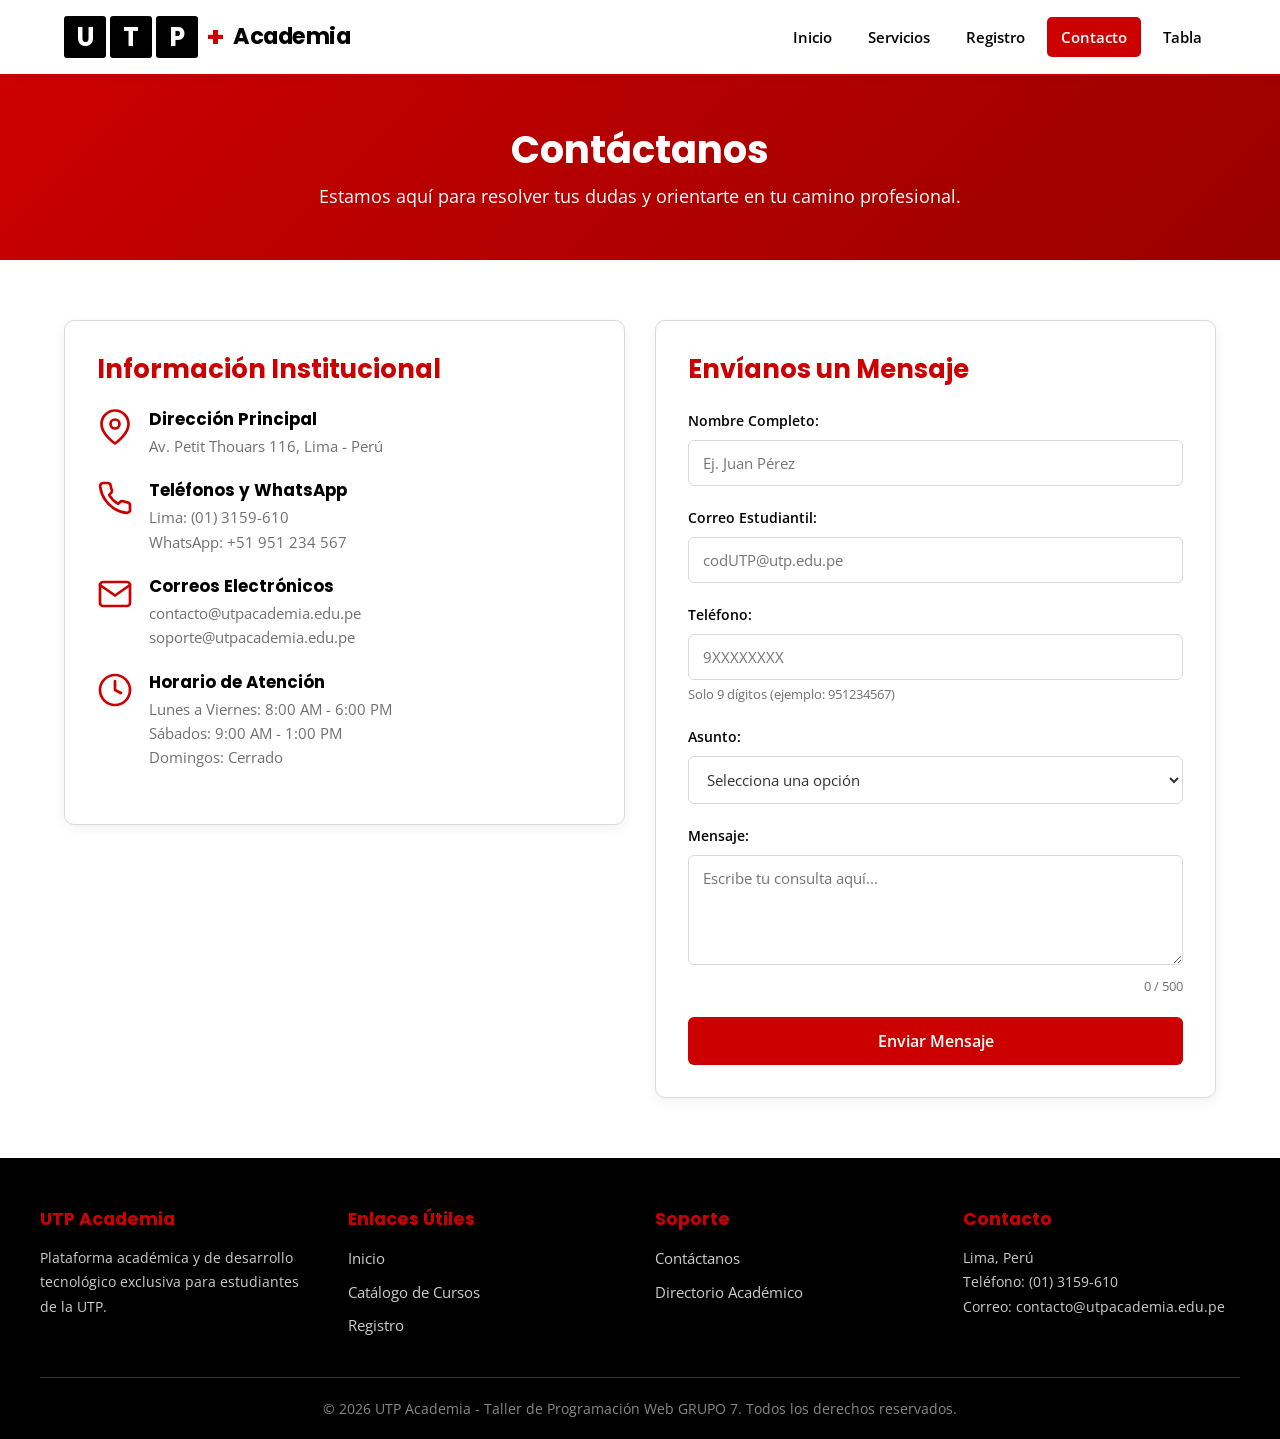
<file: contacto.html>
<!doctype html>
<html lang="es">
  <head>
    <meta charset="UTF-8" />
    <meta name="viewport" content="width=device-width, initial-scale=1.0" />
    <title>UTP Academia - Contacto</title>
    <!-----Fuentes de Google----->
    <link rel="preconnect" href="https://fonts.googleapis.com" />
    <link rel="preconnect" href="https://fonts.gstatic.com" crossorigin />
    <link
      href="https://fonts.googleapis.com/css2?family=Open+Sans:wght@400;600;700&family=Poppins:wght@400;600;700&display=swap"
      rel="stylesheet"
    />
    <!-----Hoja de estilos externa----->
    <link rel="stylesheet" href="estilo.css" />
    <link rel="icon" href="resources/icons/favicon.svg" type="image/svg+xml" />
  </head>
  <body>
    <!-----Encabezado y menu----->
    <header class="encabezado">
      <div class="contenedor-encabezado">
        <a href="index.html" class="logo">
          <span class="logo-caja">U</span>
          <span class="logo-caja">T</span>
          <span class="logo-caja">P</span>
          <span class="logo-mas">+</span>
          <span class="logo-texto">Academia</span>
        </a>
        <button
          type="button"
          class="boton-menu"
          id="botonMenu"
          aria-label="Abrir menú"
          aria-expanded="false"
          aria-controls="menuPrincipal"
        >
          <span></span><span></span><span></span>
        </button>
        <nav>
          <ul class="menu" id="menuPrincipal">
            <li><a href="index.html">Inicio</a></li>
            <li><a href="servicios.html">Servicios</a></li>
            <li><a href="registro.html">Registro</a></li>
            <li><a href="contacto.html" class="activo">Contacto</a></li>
            <li><a href="tabla.html">Tabla</a></li>
          </ul>
        </nav>
      </div>
    </header>

    <!-----Contenido principal----->
    <main>
      <!-----Banner interior----->
      <section class="banner-interior">
        <h1>Contáctanos</h1>
        <p>
          Estamos aquí para resolver tus dudas y orientarte en tu camino
          profesional.
        </p>
      </section>

      <!-----Seccion de contacto (Grid de 2 columnas)----->
      <section class="contacto">
        <div class="grid-contacto">
          <!-----Columna 1: Informacion de contacto----->
          <div class="carta-contacto">
            <h2>Información Institucional</h2>
            <div class="item-info">
              <div class="icono">
                <img
                  class="icono-svg"
                  src="resources/icons/ubicacion.svg"
                  alt=""
                  width="48"
                  height="48"
                />
              </div>
              <div>
                <h3>Dirección Principal</h3>
                <p>Av. Petit Thouars 116, Lima - Perú</p>
              </div>
            </div>
            <div class="item-info">
              <div class="icono">
                <img
                  class="icono-svg"
                  src="resources/icons/telefono.svg"
                  alt=""
                  width="48"
                  height="48"
                />
              </div>
              <div>
                <h3>Teléfonos y WhatsApp</h3>
                <p><a href="tel:+5113159610">Lima: (01) 3159-610</a></p>
                <p>
                  <a
                    href="https://wa.me/51951234567"
                    target="_blank"
                    rel="noopener"
                    >WhatsApp: +51 951 234 567</a
                  >
                </p>
              </div>
            </div>
            <div class="item-info">
              <div class="icono">
                <img
                  class="icono-svg"
                  src="resources/icons/correo.svg"
                  alt=""
                  width="48"
                  height="48"
                />
              </div>
              <div>
                <h3>Correos Electrónicos</h3>
                <p>
                  <a href="mailto:contacto@utpacademia.edu.pe"
                    >contacto@utpacademia.edu.pe</a
                  >
                </p>
                <p>
                  <a href="mailto:soporte@utpacademia.edu.pe"
                    >soporte@utpacademia.edu.pe</a
                  >
                </p>
              </div>
            </div>
            <div class="item-info">
              <div class="icono">
                <img
                  class="icono-svg"
                  src="resources/icons/horario.svg"
                  alt=""
                  width="48"
                  height="48"
                />
              </div>
              <div>
                <h3>Horario de Atención</h3>
                <p>Lunes a Viernes: 8:00 AM - 6:00 PM</p>
                <p>Sábados: 9:00 AM - 1:00 PM</p>
                <p>Domingos: Cerrado</p>
              </div>
            </div>
          </div>

          <!-----Columna 2: Formulario de contacto----->
          <div class="carta-contacto">
            <h2>Envíanos un Mensaje</h2>
            <!-----novalidate: las validaciones y mensajes los gestiona js/script.js----->
            <form id="formularioContacto" action="#" method="POST" novalidate>
              <div class="grupo-formulario">
                <label for="nombre" class="etiqueta">Nombre Completo: </label>
                <input
                  type="text"
                  id="nombre"
                  name="nombre"
                  class="campo"
                  placeholder="Ej. Juan Pérez"
                  required
                  minlength="3"
                  maxlength="50"
                  autocomplete="name"
                />
              </div>

              <div class="grupo-formulario">
                <label for="email" class="etiqueta">Correo Estudiantil: </label>
                <input
                  type="email"
                  id="email"
                  name="email"
                  class="campo"
                  placeholder="codUTP@utp.edu.pe"
                  required
                />
              </div>

              <div class="grupo-formulario">
                <label for="telefono" class="etiqueta">Teléfono: </label>
                <input
                  type="tel"
                  id="telefono"
                  name="telefono"
                  class="campo"
                  placeholder="9XXXXXXXX"
                  inputmode="numeric"
                  required
                  maxlength="9"
                />
                <p class="texto-ayuda">Solo 9 dígitos (ejemplo: 951234567)</p>
              </div>

              <div class="grupo-formulario">
                <label for="asunto" class="etiqueta">Asunto: </label>
                <select id="asunto" name="asunto" class="campo" required>
                  <option value="" disabled selected>
                    Selecciona una opción
                  </option>
                  <option value="consulta">Consulta general</option>
                  <option value="cursos">Información de cursos</option>
                  <option value="inscripcion">Inscripción</option>
                  <option value="otro">Otro</option>
                </select>
              </div>

              <div class="grupo-formulario">
                <label for="mensaje" class="etiqueta">Mensaje: </label>
                <textarea
                  id="mensaje"
                  name="mensaje"
                  class="campo"
                  placeholder="Escribe tu consulta aquí..."
                  required
                  minlength="10"
                  maxlength="500"
                ></textarea>
                <p class="texto-ayuda contador">0 / 500</p>
              </div>

              <button type="submit" class="boton-enviar">Enviar Mensaje</button>
            </form>
          </div>
        </div>
      </section>
    </main>

    <!-----Pie de pagina----->
    <footer class="pie-pagina">
      <div class="contenedor-pie">
        <div class="columna-pie">
          <h4>UTP Academia</h4>
          <p>
            Plataforma académica y de desarrollo tecnológico exclusiva para
            estudiantes de la UTP.
          </p>
        </div>
        <div class="columna-pie">
          <h4>Enlaces Útiles</h4>
          <ul>
            <li><a href="index.html">Inicio</a></li>
            <li><a href="servicios.html">Catálogo de Cursos</a></li>
            <li><a href="registro.html">Registro</a></li>
          </ul>
        </div>
        <div class="columna-pie">
          <h4>Soporte</h4>
          <ul>
            <li><a href="contacto.html">Contáctanos</a></li>
            <li><a href="tabla.html">Directorio Académico</a></li>
          </ul>
        </div>
        <div class="columna-pie">
          <h4>Contacto</h4>
          <p>
            Lima, Perú<br />Teléfono: (01) 3159-610<br />Correo:
            contacto@utpacademia.edu.pe
          </p>
        </div>
      </div>
      <div class="pie-inferior">
        <p>
          &copy; 2026 UTP Academia - Taller de Programación Web GRUPO 7. Todos
          los derechos reservados.
        </p>
      </div>
    </footer>

    <script src="js/script.js"></script>
  </body>
</html>
</file>
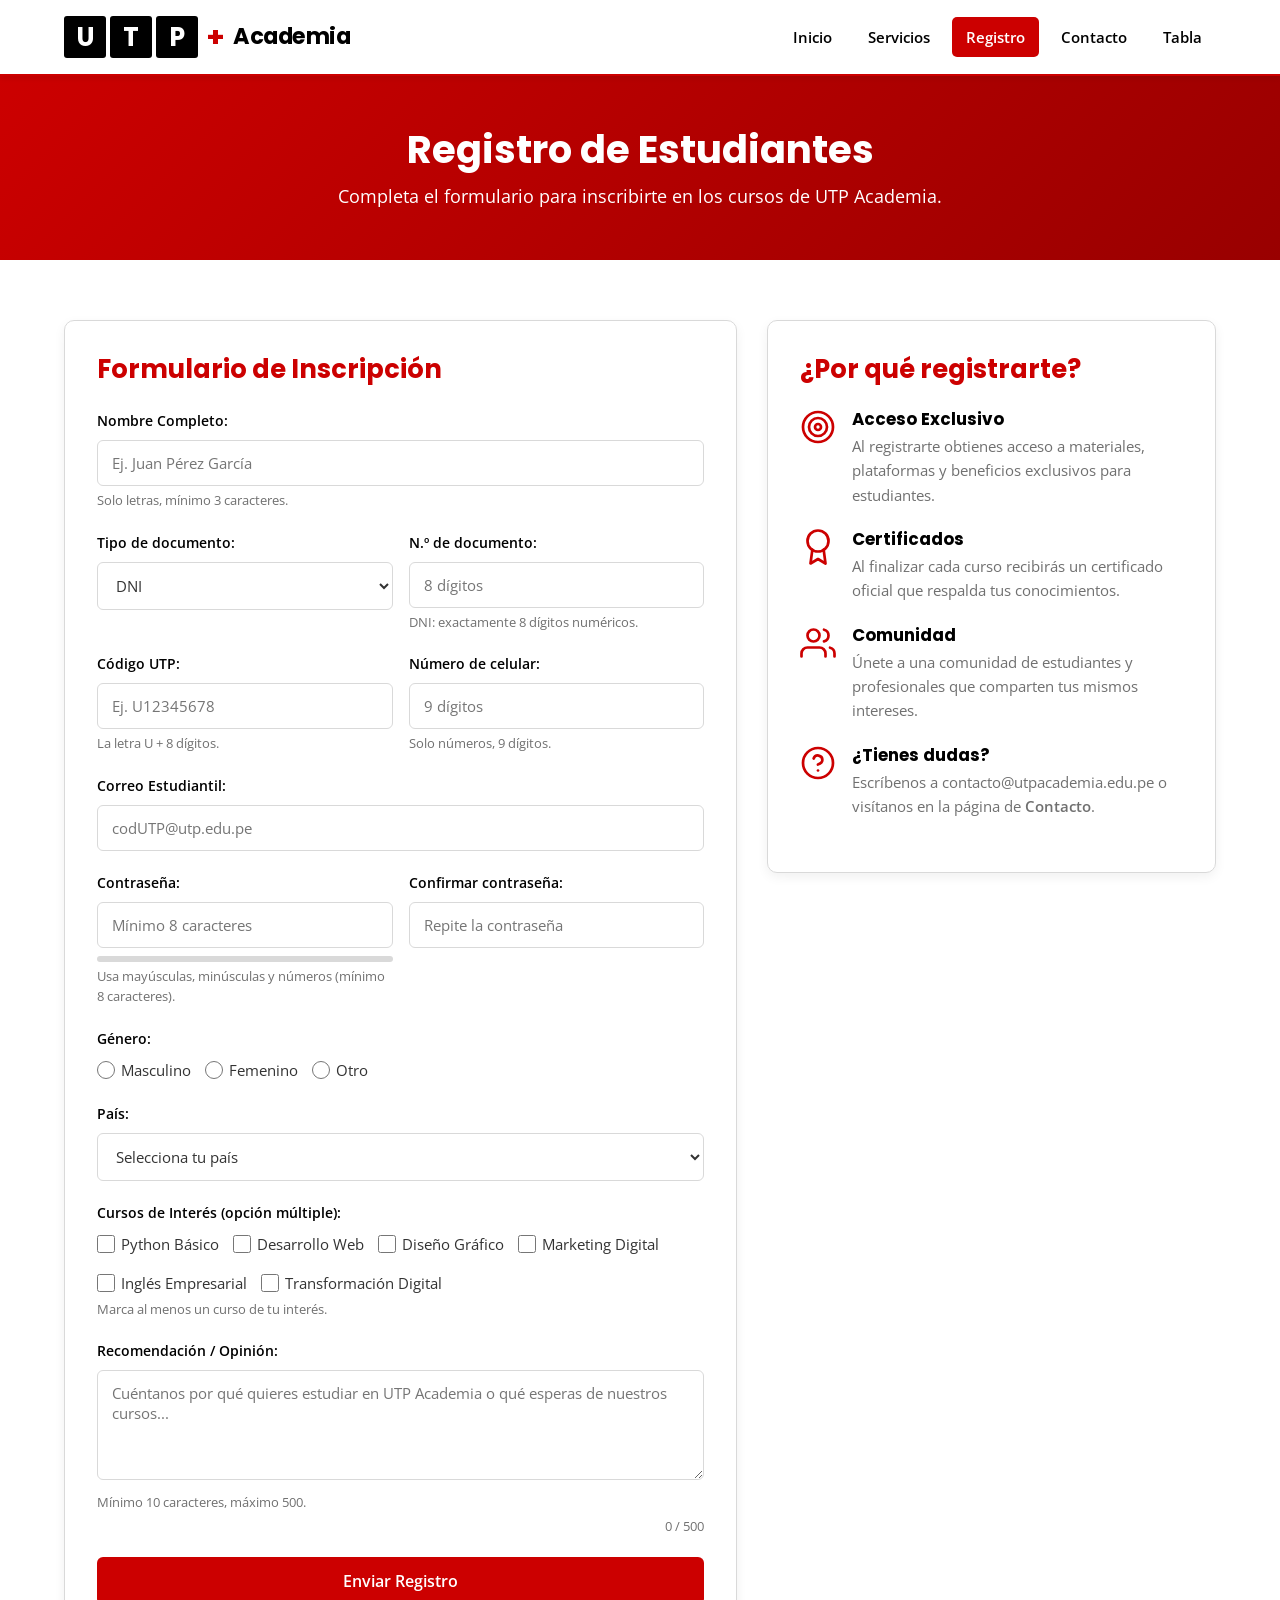
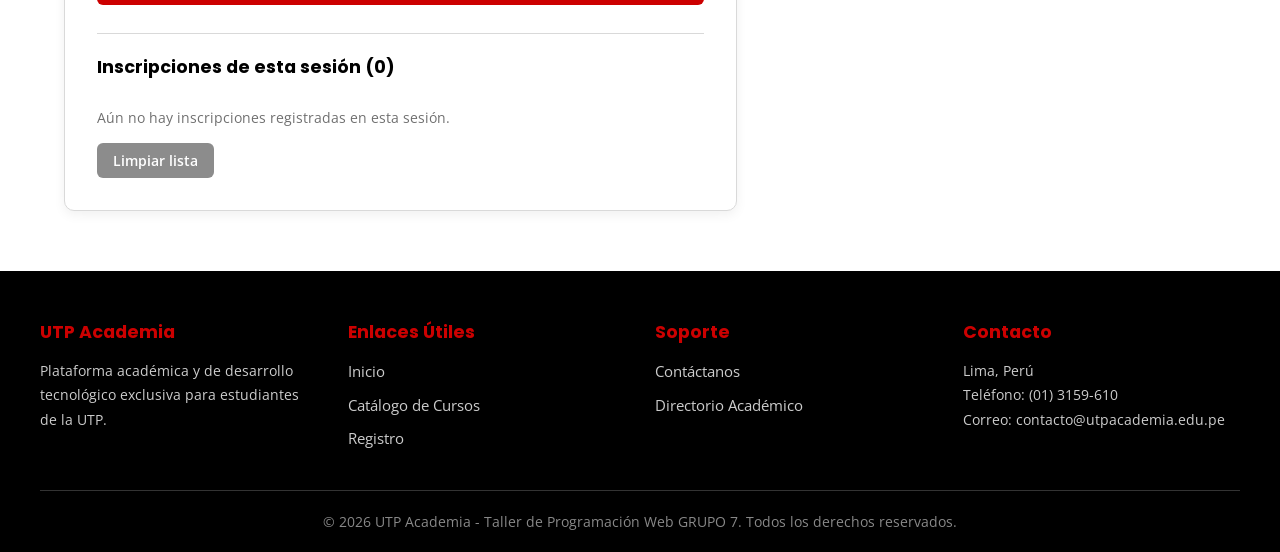
<file: registro.html>
<!doctype html>
<html lang="es">
  <head>
    <meta charset="UTF-8" />
    <meta name="viewport" content="width=device-width, initial-scale=1.0" />
    <title>UTP Academia - Registro de Estudiantes</title>
    <!-----Fuentes de Google----->
    <link rel="preconnect" href="https://fonts.googleapis.com" />
    <link rel="preconnect" href="https://fonts.gstatic.com" crossorigin />
    <link
      href="https://fonts.googleapis.com/css2?family=Open+Sans:wght@400;600;700&family=Poppins:wght@400;600;700&display=swap"
      rel="stylesheet"
    />
    <!-----Hoja de estilos externa----->
    <link rel="stylesheet" href="estilo.css" />
    <link rel="icon" href="resources/icons/favicon.svg" type="image/svg+xml" />
  </head>
  <body>
    <!-----Encabezado y menu----->
    <header class="encabezado">
      <div class="contenedor-encabezado">
        <a href="index.html" class="logo">
          <span class="logo-caja">U</span>
          <span class="logo-caja">T</span>
          <span class="logo-caja">P</span>
          <span class="logo-mas">+</span>
          <span class="logo-texto">Academia</span>
        </a>
        <button
          type="button"
          class="boton-menu"
          id="botonMenu"
          aria-label="Abrir menú"
          aria-expanded="false"
          aria-controls="menuPrincipal"
        >
          <span></span><span></span><span></span>
        </button>
        <nav>
          <ul class="menu" id="menuPrincipal">
            <li><a href="index.html">Inicio</a></li>
            <li><a href="servicios.html">Servicios</a></li>
            <li><a href="registro.html" class="activo">Registro</a></li>
            <li><a href="contacto.html">Contacto</a></li>
            <li><a href="tabla.html">Tabla</a></li>
          </ul>
        </nav>
      </div>
    </header>

    <!-----Contenido principal----->
    <main>
      <!-----Banner interior----->
      <section class="banner-interior">
        <h1>Registro de Estudiantes</h1>
        <p>
          Completa el formulario para inscribirte en los cursos de UTP Academia.
        </p>
      </section>

      <!-----Seccion del formulario (Grid de 2 columnas)----->
      <section class="contacto">
        <div class="grid-contacto grid-registro">
          <!-----Columna 1: Formulario de registro----->
          <div class="carta-contacto">
            <h2>Formulario de Inscripción</h2>

            <!-----novalidate: las validaciones y mensajes los gestiona js/script.js----->
            <form
              id="formularioRegistro"
              action="#"
              method="POST"
              novalidate
            >
              <div class="grupo-formulario">
                <label for="nombre" class="etiqueta">Nombre Completo: </label>
                <input
                  type="text"
                  id="nombre"
                  name="nombre"
                  class="campo"
                  placeholder="Ej. Juan Pérez García"
                  required
                  minlength="3"
                  maxlength="50"
                  autocomplete="name"
                />
                <p class="texto-ayuda">Solo letras, mínimo 3 caracteres.</p>
              </div>

              <!-----Documento de identidad: DNI o Carné de Extranjería----->
              <div class="fila-dos">
                <div class="grupo-formulario">
                  <label for="tipoDocumento" class="etiqueta"
                    >Tipo de documento:
                  </label>
                  <select
                    id="tipoDocumento"
                    name="tipo_documento"
                    class="campo"
                    required
                  >
                    <option value="dni" selected>DNI</option>
                    <option value="ce">Carné de Extranjería (CE)</option>
                  </select>
                </div>
                <div class="grupo-formulario">
                  <label for="numeroDocumento" class="etiqueta"
                    >N.º de documento:
                  </label>
                  <input
                    type="text"
                    id="numeroDocumento"
                    name="numero_documento"
                    class="campo"
                    placeholder="8 dígitos"
                    inputmode="numeric"
                    required
                    minlength="8"
                    maxlength="8"
                  />
                  <p class="texto-ayuda" id="ayudaDocumento">
                    DNI: exactamente 8 dígitos numéricos.
                  </p>
                </div>
              </div>

              <!-----Codigo UTP y celular----->
              <div class="fila-dos">
                <div class="grupo-formulario">
                  <label for="codigoUtp" class="etiqueta">Código UTP: </label>
                  <input
                    type="text"
                    id="codigoUtp"
                    name="codigo_utp"
                    class="campo"
                    placeholder="Ej. U12345678"
                    required
                    minlength="9"
                    maxlength="9"
                  />
                  <p class="texto-ayuda">La letra U + 8 dígitos.</p>
                </div>
                <div class="grupo-formulario">
                  <label for="celular" class="etiqueta"
                    >Número de celular:
                  </label>
                  <input
                    type="tel"
                    id="celular"
                    name="celular"
                    class="campo"
                    placeholder="9 dígitos"
                    inputmode="numeric"
                    required
                    minlength="9"
                    maxlength="9"
                  />
                  <p class="texto-ayuda">Solo números, 9 dígitos.</p>
                </div>
              </div>

              <div class="grupo-formulario">
                <label for="email" class="etiqueta">Correo Estudiantil: </label>
                <input
                  type="email"
                  id="email"
                  name="email"
                  class="campo"
                  placeholder="codUTP@utp.edu.pe"
                  required
                />
              </div>

              <!-----Contraseña y confirmación----->
              <div class="fila-dos">
                <div class="grupo-formulario">
                  <label for="password" class="etiqueta">Contraseña: </label>
                  <input
                    type="password"
                    id="password"
                    name="password"
                    class="campo"
                    placeholder="Mínimo 8 caracteres"
                    required
                    minlength="8"
                    autocomplete="new-password"
                  />
                  <div class="barra-fortaleza" aria-hidden="true">
                    <div id="barraFortaleza"></div>
                  </div>
                  <p class="texto-ayuda" id="textoFortaleza">
                    Usa mayúsculas, minúsculas y números (mínimo 8 caracteres).
                  </p>
                </div>
                <div class="grupo-formulario">
                  <label for="confirmarPassword" class="etiqueta"
                    >Confirmar contraseña:
                  </label>
                  <input
                    type="password"
                    id="confirmarPassword"
                    name="confirmar_password"
                    class="campo"
                    placeholder="Repite la contraseña"
                    required
                    autocomplete="new-password"
                  />
                </div>
              </div>

              <div class="grupo-formulario">
                <label class="etiqueta">Género: </label>
                <div class="grupo-opciones" id="grupoGenero">
                  <label class="opcion">
                    <input
                      type="radio"
                      name="genero"
                      value="masculino"
                    />
                    Masculino
                  </label>
                  <label class="opcion">
                    <input type="radio" name="genero" value="femenino" />
                    Femenino
                  </label>
                  <label class="opcion">
                    <input type="radio" name="genero" value="otro" /> Otro
                  </label>
                </div>
              </div>

              <div class="grupo-formulario">
                <label for="pais" class="etiqueta">País: </label>
                <select id="pais" name="pais" class="campo" required>
                  <option value="" disabled selected>Selecciona tu país</option>
                  <option value="peru">Perú</option>
                  <option value="argentina">Argentina</option>
                  <option value="bolivia">Bolivia</option>
                  <option value="chile">Chile</option>
                  <option value="colombia">Colombia</option>
                  <option value="ecuador">Ecuador</option>
                  <option value="mexico">México</option>
                  <option value="españa">España</option>
                  <option value="otro">Otro</option>
                </select>
              </div>

              <div class="grupo-formulario">
                <label class="etiqueta"
                  >Cursos de Interés (opción múltiple):
                </label>
                <div class="grupo-opciones" id="grupoCursos">
                  <label class="opcion">
                    <input type="checkbox" name="cursos" value="python" />
                    Python Básico
                  </label>
                  <label class="opcion">
                    <input type="checkbox" name="cursos" value="web" />
                    Desarrollo Web
                  </label>
                  <label class="opcion">
                    <input type="checkbox" name="cursos" value="diseno" />
                    Diseño Gráfico
                  </label>
                  <label class="opcion">
                    <input type="checkbox" name="cursos" value="marketing" />
                    Marketing Digital
                  </label>
                  <label class="opcion">
                    <input type="checkbox" name="cursos" value="ingles" />
                    Inglés Empresarial
                  </label>
                  <label class="opcion">
                    <input type="checkbox" name="cursos" value="negocios" />
                    Transformación Digital
                  </label>
                </div>
                <p class="texto-ayuda">
                  Marca al menos un curso de tu interés.
                </p>
              </div>

              <div class="grupo-formulario">
                <label for="opinion" class="etiqueta"
                  >Recomendación / Opinión:
                </label>
                <textarea
                  id="opinion"
                  name="opinion"
                  class="campo"
                  placeholder="Cuéntanos por qué quieres estudiar en UTP Academia o qué esperas de nuestros cursos..."
                  required
                  minlength="10"
                  maxlength="500"
                ></textarea>
                <p class="texto-ayuda">Mínimo 10 caracteres, máximo 500.</p>
                <p class="texto-ayuda contador">0 / 500</p>
              </div>

              <button type="submit" class="boton-enviar">
                Enviar Registro
              </button>
            </form>

            <!-----Mensaje de envio correcto (se muestra con js/script.js)----->
            <div id="mensajeExito" class="mensaje-exito">
              ✅ ¡Registro enviado correctamente! Gracias por inscribirte en UTP
              Academia. :)
            </div>

            <!-----Arreglo de inscripciones de la sesión (se llena con js/script.js)----->
            <div class="registros-sesion">
              <h3>
                Inscripciones de esta sesión (<span id="contadorRegistros"
                  >0</span
                >)
              </h3>
              <ul class="lista-registros" id="listaRegistros"></ul>
              <p class="lista-vacia" id="listaVacia">
                Aún no hay inscripciones registradas en esta sesión.
              </p>
              <button type="button" class="boton boton-negro" id="botonLimpiar">
                Limpiar lista
              </button>
            </div>
          </div>

          <!-----Columna 2: Informacion adicional----->
          <div class="carta-contacto">
            <h2>¿Por qué registrarte?</h2>
            <div class="item-info">
              <div class="icono">
                <img
                  class="icono-svg"
                  src="resources/icons/acceso.svg"
                  alt=""
                  width="48"
                  height="48"
                />
              </div>
              <div>
                <h3>Acceso Exclusivo</h3>
                <p>
                  Al registrarte obtienes acceso a materiales, plataformas y
                  beneficios exclusivos para estudiantes.
                </p>
              </div>
            </div>
            <div class="item-info">
              <div class="icono">
                <img
                  class="icono-svg"
                  src="resources/icons/certificado.svg"
                  alt=""
                  width="48"
                  height="48"
                />
              </div>
              <div>
                <h3>Certificados</h3>
                <p>
                  Al finalizar cada curso recibirás un certificado oficial que
                  respalda tus conocimientos.
                </p>
              </div>
            </div>
            <div class="item-info">
              <div class="icono">
                <img
                  class="icono-svg"
                  src="resources/icons/comunidad.svg"
                  alt=""
                  width="48"
                  height="48"
                />
              </div>
              <div>
                <h3>Comunidad</h3>
                <p>
                  Únete a una comunidad de estudiantes y profesionales que
                  comparten tus mismos intereses.
                </p>
              </div>
            </div>
            <div class="item-info">
              <div class="icono">
                <img
                  class="icono-svg"
                  src="resources/icons/ayuda.svg"
                  alt=""
                  width="48"
                  height="48"
                />
              </div>
              <div>
                <h3>¿Tienes dudas?</h3>
                <p>
                  Escríbenos a
                  <a href="mailto:contacto@utpacademia.edu.pe"
                    >contacto@utpacademia.edu.pe</a
                  >
                  o visítanos en la página de
                  <a href="contacto.html" class="enlace-rojo">Contacto</a>.
                </p>
              </div>
            </div>
          </div>
        </div>
      </section>
    </main>

    <!-----Pie de pagina----->
    <footer class="pie-pagina">
      <div class="contenedor-pie">
        <div class="columna-pie">
          <h4>UTP Academia</h4>
          <p>
            Plataforma académica y de desarrollo tecnológico exclusiva para
            estudiantes de la UTP.
          </p>
        </div>
        <div class="columna-pie">
          <h4>Enlaces Útiles</h4>
          <ul>
            <li><a href="index.html">Inicio</a></li>
            <li><a href="servicios.html">Catálogo de Cursos</a></li>
            <li><a href="registro.html">Registro</a></li>
          </ul>
        </div>
        <div class="columna-pie">
          <h4>Soporte</h4>
          <ul>
            <li><a href="contacto.html">Contáctanos</a></li>
            <li><a href="tabla.html">Directorio Académico</a></li>
          </ul>
        </div>
        <div class="columna-pie">
          <h4>Contacto</h4>
          <p>
            Lima, Perú<br />Teléfono: (01) 3159-610<br />Correo:
            contacto@utpacademia.edu.pe
          </p>
        </div>
      </div>
      <div class="pie-inferior">
        <p>
          &copy; 2026 UTP Academia - Taller de Programación Web GRUPO 7. Todos
          los derechos reservados.
        </p>
      </div>
    </footer>

    <script src="js/script.js"></script>
  </body>
</html>
</file>
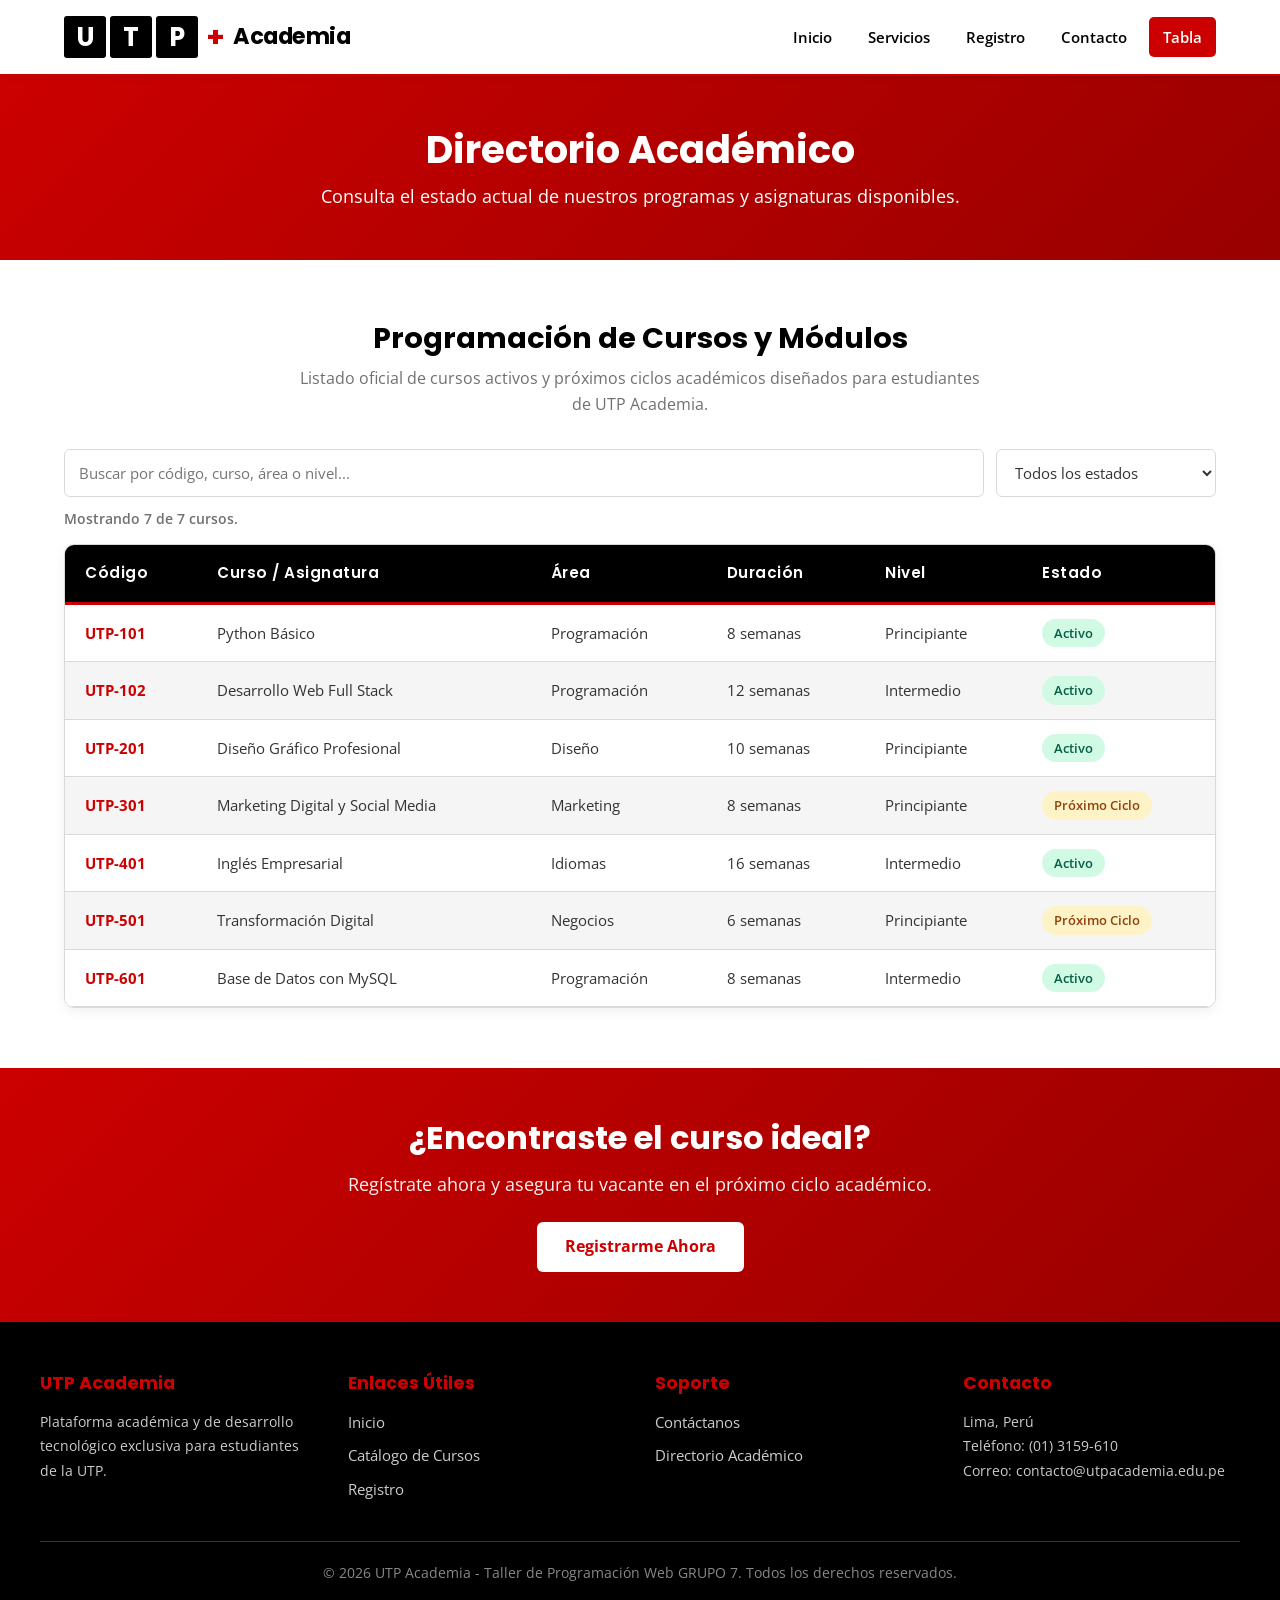
<file: tabla.html>
<!doctype html>
<html lang="es">
  <head>
    <meta charset="UTF-8" />
    <meta name="viewport" content="width=device-width, initial-scale=1.0" />
    <title>UTP Academia - Directorio Académico</title>
    <!-----Fuentes de Google----->
    <link rel="preconnect" href="https://fonts.googleapis.com" />
    <link rel="preconnect" href="https://fonts.gstatic.com" crossorigin />
    <link
      href="https://fonts.googleapis.com/css2?family=Open+Sans:wght@400;600;700&family=Poppins:wght@400;600;700&display=swap"
      rel="stylesheet"
    />
    <!-----Hoja de estilos externa----->
    <link rel="stylesheet" href="estilo.css" />
    <link rel="icon" href="resources/icons/favicon.svg" type="image/svg+xml" />
  </head>
  <body>
    <!-----Encabezado y menu----->
    <header class="encabezado">
      <div class="contenedor-encabezado">
        <a href="index.html" class="logo">
          <span class="logo-caja">U</span>
          <span class="logo-caja">T</span>
          <span class="logo-caja">P</span>
          <span class="logo-mas">+</span>
          <span class="logo-texto">Academia</span>
        </a>
        <button
          type="button"
          class="boton-menu"
          id="botonMenu"
          aria-label="Abrir menú"
          aria-expanded="false"
          aria-controls="menuPrincipal"
        >
          <span></span><span></span><span></span>
        </button>
        <nav>
          <ul class="menu" id="menuPrincipal">
            <li><a href="index.html">Inicio</a></li>
            <li><a href="servicios.html">Servicios</a></li>
            <li><a href="registro.html">Registro</a></li>
            <li><a href="contacto.html">Contacto</a></li>
            <li><a href="tabla.html" class="activo">Tabla</a></li>
          </ul>
        </nav>
      </div>
    </header>

    <!-----Contenido principal----->
    <main>
      <!-----Banner interior----->
      <section class="banner-interior">
        <h1>Directorio Académico</h1>
        <p>
          Consulta el estado actual de nuestros programas y asignaturas
          disponibles.
        </p>
      </section>

      <!-----Seccion de tabla----->
      <section class="seccion-tabla">
        <div class="intro-tabla">
          <h2>Programación de Cursos y Módulos</h2>
          <p>
            Listado oficial de cursos activos y próximos ciclos académicos
            diseñados para estudiantes de UTP Academia.
          </p>
        </div>

        <!-----Buscador y filtro (funcionan con js/script.js)----->
        <div class="herramientas-tabla">
          <input
            type="search"
            id="buscadorTabla"
            class="campo"
            placeholder="Buscar por código, curso, área o nivel..."
            aria-label="Buscar en la tabla de cursos"
          />
          <select
            id="filtroEstado"
            class="campo"
            aria-label="Filtrar por estado"
          >
            <option value="todos">Todos los estados</option>
            <option value="Activo">Activo</option>
            <option value="Próximo Ciclo">Próximo Ciclo</option>
          </select>
        </div>
        <p class="resultados-tabla" id="resultadosTabla" aria-live="polite"></p>

        <div class="caja-tabla">
          <table class="tabla-academica">
            <thead>
              <tr>
                <th>Código</th>
                <th>Curso / Asignatura</th>
                <th>Área</th>
                <th>Duración</th>
                <th>Nivel</th>
                <th>Estado</th>
              </tr>
            </thead>
            <tbody>
              <tr>
                <td class="codigo">UTP-101</td>
                <td>Python Básico</td>
                <td>Programación</td>
                <td>8 semanas</td>
                <td>Principiante</td>
                <td><span class="estado estado-activo">Activo</span></td>
              </tr>
              <tr>
                <td class="codigo">UTP-102</td>
                <td>Desarrollo Web Full Stack</td>
                <td>Programación</td>
                <td>12 semanas</td>
                <td>Intermedio</td>
                <td><span class="estado estado-activo">Activo</span></td>
              </tr>
              <tr>
                <td class="codigo">UTP-201</td>
                <td>Diseño Gráfico Profesional</td>
                <td>Diseño</td>
                <td>10 semanas</td>
                <td>Principiante</td>
                <td><span class="estado estado-activo">Activo</span></td>
              </tr>
              <tr>
                <td class="codigo">UTP-301</td>
                <td>Marketing Digital y Social Media</td>
                <td>Marketing</td>
                <td>8 semanas</td>
                <td>Principiante</td>
                <td>
                  <span class="estado estado-proximo">Próximo Ciclo</span>
                </td>
              </tr>
              <tr>
                <td class="codigo">UTP-401</td>
                <td>Inglés Empresarial</td>
                <td>Idiomas</td>
                <td>16 semanas</td>
                <td>Intermedio</td>
                <td><span class="estado estado-activo">Activo</span></td>
              </tr>
              <tr>
                <td class="codigo">UTP-501</td>
                <td>Transformación Digital</td>
                <td>Negocios</td>
                <td>6 semanas</td>
                <td>Principiante</td>
                <td>
                  <span class="estado estado-proximo">Próximo Ciclo</span>
                </td>
              </tr>
              <tr>
                <td class="codigo">UTP-601</td>
                <td>Base de Datos con MySQL</td>
                <td>Programación</td>
                <td>8 semanas</td>
                <td>Intermedio</td>
                <td><span class="estado estado-activo">Activo</span></td>
              </tr>
            </tbody>
          </table>
        </div>
      </section>

      <!-----Llamada a la accion----->
      <section class="cta">
        <div class="cta-contenido">
          <h2>¿Encontraste el curso ideal?</h2>
          <p>
            Regístrate ahora y asegura tu vacante en el próximo ciclo académico.
          </p>
          <a href="registro.html" class="boton boton-blanco"
            >Registrarme Ahora</a
          >
        </div>
      </section>
    </main>

    <!-----Pie de pagina----->
    <footer class="pie-pagina">
      <div class="contenedor-pie">
        <div class="columna-pie">
          <h4>UTP Academia</h4>
          <p>
            Plataforma académica y de desarrollo tecnológico exclusiva para
            estudiantes de la UTP.
          </p>
        </div>
        <div class="columna-pie">
          <h4>Enlaces Útiles</h4>
          <ul>
            <li><a href="index.html">Inicio</a></li>
            <li><a href="servicios.html">Catálogo de Cursos</a></li>
            <li><a href="registro.html">Registro</a></li>
          </ul>
        </div>
        <div class="columna-pie">
          <h4>Soporte</h4>
          <ul>
            <li><a href="contacto.html">Contáctanos</a></li>
            <li><a href="tabla.html">Directorio Académico</a></li>
          </ul>
        </div>
        <div class="columna-pie">
          <h4>Contacto</h4>
          <p>
            Lima, Perú<br />Teléfono: (01) 3159-610<br />Correo:
            contacto@utpacademia.edu.pe
          </p>
        </div>
      </div>
      <div class="pie-inferior">
        <p>
          &copy; 2026 UTP Academia - Taller de Programación Web GRUPO 7. Todos
          los derechos reservados.
        </p>
      </div>
    </footer>

    <script src="js/script.js"></script>
  </body>
</html>
</file>
<file: estilo.css>
/* ==========================================================
   UTP ACADEMIA - HOJA DE ESTILOS PRINCIPAL (estilo.css)
   APF2: CSS externo, tipografía, íconos SVG, animaciones,
   responsive, Flexbox y Grid Layout
   AVANCE 3: menú hamburguesa, validaciones, modal, buscador
   ========================================================== */

/*1. VARIABLES DE COLOR Y DISEÑO*/
:root {
  --rojo: #cc0000;          /* Rojo UTP */
  --rojo-oscuro: #990000;   /* Rojo oscuro para hover */
  --negro: #000000;
  --blanco: #ffffff;
  --gris-claro: #f5f5f5;
  --gris-borde: #d9d9d9;
  --gris-texto: #333333;
  --gris-suave: #707070;
  --error: #b91c1c;                           /* mensajes de validación */
  --exito: #16a34a;
  --radio: 10px;                              /* bordes redondeados */
  --sombra-suave: 0 4px 12px rgba(0, 0, 0, 0.06);
  --sombra-fuerte: 0 12px 24px rgba(0, 0, 0, 0.14);
  --transicion: 0.3s ease;
}

/*2. ESTILOS GENERALES*/
* {
  margin: 0;
  padding: 0;
  box-sizing: border-box;
}

html {
  scroll-behavior: smooth;
}

body {
  font-family: "Open Sans", Arial, sans-serif;
  color: var(--gris-texto);
  background-color: var(--blanco);
  line-height: 1.6;
}

h1, h2, h3, h4 {
  font-family: "Poppins", Arial, sans-serif;
  font-weight: 700;
  line-height: 1.25;
}

a {
  text-decoration: none;
  color: inherit;
}

img {
  max-width: 100%;
}

.enlace-rojo {
  color: var(--rojo);
  font-weight: 600;
}

/*3. ANIMACIONES (@keyframes)*/
/* Aparece desde abajo: se usa en el hero, tarjetas y testimonios */
@keyframes aparecer {
  from {
    opacity: 0;
    transform: translateY(30px);
  }
  to {
    opacity: 1;
    transform: translateY(0);
  }
}

/* Aparición simple del fondo oscuro del modal */
@keyframes aparecerFondo {
  from { opacity: 0; }
  to   { opacity: 1; }
}

/* Latido del botón principal */
@keyframes pulso {
  0%   { box-shadow: 0 0 0 0 rgba(204, 0, 0, 0.55); }
  70%  { box-shadow: 0 0 0 14px rgba(204, 0, 0, 0); }
  100% { box-shadow: 0 0 0 0 rgba(204, 0, 0, 0); }
}

/* Flotación suave de la imagen principal */
@keyframes flotar {
  0%, 100% { transform: translateY(0); }
  50%      { transform: translateY(-10px); }
}

/*4. ENCABEZADO Y MENU DE NAVEGACION (FLEXBOX)*/
.encabezado {
  position: sticky;
  top: 0;
  z-index: 1000;
  background-color: var(--blanco);
  border-bottom: 2px solid var(--rojo);
  box-shadow: 0 2px 6px rgba(0, 0, 0, 0.08);
}

/* Flexbox: logo a la izquierda, menú a la derecha */
.contenedor-encabezado {
  max-width: 1200px;
  margin: 0 auto;
  padding: 14px 24px;
  display: flex;
  justify-content: space-between;
  align-items: center;
}

/*Logo UTP (Flexbox)*/
.logo {
  display: flex;
  align-items: center;
  gap: 4px;
  font-family: "Poppins", sans-serif;
  font-weight: 700;
}

.logo-caja {
  background-color: var(--negro);
  color: var(--blanco);
  width: 42px;
  height: 42px;
  display: flex;
  align-items: center;
  justify-content: center;
  font-size: 1.6rem;
  border-radius: 3px;
  transition: transform var(--transicion), background-color var(--transicion);
}

/* Transform: las cajitas del logo suben una por una al pasar el mouse */
.logo:hover .logo-caja {
  transform: translateY(-4px);
  background-color: var(--rojo);
}
.logo:hover .logo-caja:nth-child(2) { transition-delay: 0.05s; }
.logo:hover .logo-caja:nth-child(3) { transition-delay: 0.1s; }

.logo-mas {
  color: var(--rojo);
  font-size: 1.8rem;
  font-weight: 700;
  margin: 0 4px;
}

.logo-texto {
  color: var(--negro);
  font-size: 1.4rem;
  letter-spacing: -0.5px;
}

/*Menu de navegacion (Flexbox)*/
.menu {
  display: flex;
  gap: 8px;
  list-style: none;
  align-items: center;
}

.menu a {
  display: block;
  padding: 8px 14px;
  font-size: 0.95rem;
  font-weight: 600;
  color: var(--negro);
  border-radius: 5px;
  transition: background-color var(--transicion), color var(--transicion), transform var(--transicion);
}

.menu a:hover {
  background-color: var(--rojo);
  color: var(--blanco);
  transform: translateY(-2px);
}

/*Enlace de la pagina actual*/
.menu a.activo {
  background-color: var(--rojo);
  color: var(--blanco);
}

/*Boton hamburguesa: oculto en escritorio, visible en celulares (ver media query)*/
.boton-menu {
  display: none;
  flex-direction: column;
  gap: 5px;
  padding: 10px;
  background: none;
  border: 2px solid var(--negro);
  border-radius: 6px;
  cursor: pointer;
  transition: border-color var(--transicion);
}

.boton-menu span {
  display: block;
  width: 22px;
  height: 3px;
  background-color: var(--negro);
  border-radius: 2px;
  transition: transform var(--transicion), opacity var(--transicion), background-color var(--transicion);
}

.boton-menu:hover,
.boton-menu.activo {
  border-color: var(--rojo);
}

.boton-menu:hover span,
.boton-menu.activo span {
  background-color: var(--rojo);
}

/* Transform: las 3 barras se convierten en una X al abrir el menú */
.boton-menu.activo span:nth-child(1) { transform: translateY(8px) rotate(45deg); }
.boton-menu.activo span:nth-child(2) { opacity: 0; }
.boton-menu.activo span:nth-child(3) { transform: translateY(-8px) rotate(-45deg); }

/*5. BANNER INTERIOR*/
.banner-interior {
  background: linear-gradient(135deg, var(--rojo) 0%, var(--rojo-oscuro) 100%);
  color: var(--blanco);
  padding: 50px 24px;
  text-align: center;
}

.banner-interior h1 {
  font-size: clamp(1.8rem, 4vw, 2.4rem);
  margin-bottom: 8px;
  animation: aparecer 0.7s ease both;
}

.banner-interior p {
  font-size: 1.1rem;
  opacity: 0.95;
  animation: aparecer 0.9s ease both;
}

/*6. SECCION PRINCIPAL de la pag. index.html (GRID)*/
.hero {
  padding: 60px 24px;
  background: linear-gradient(135deg, rgba(204,0,0,0.06) 0%, var(--blanco) 100%);
  border-bottom: 1px solid var(--gris-borde);
}

/* Grid: 2 columnas iguales (texto + imagen) */
.contenedor-hero {
  max-width: 1200px;
  margin: 0 auto;
  display: grid;
  grid-template-columns: 1fr 1fr;
  gap: 40px;
  align-items: center;
}

.hero-texto {
  animation: aparecer 0.8s ease both;
}

.hero-texto h1 {
  font-size: clamp(2rem, 4.5vw, 2.8rem);
  color: var(--rojo);
  margin-bottom: 16px;
}

.hero-texto p {
  font-size: 1.1rem;
  margin-bottom: 24px;
}

.hero-texto .boton-rojo {
  animation: pulso 2.4s infinite;
}

/* Flexbox: botones del hero (explorar + saludo personalizado) */
.hero-acciones {
  display: flex;
  flex-wrap: wrap;
  gap: 12px;
}

/* Saludo generado con JavaScript (prompt) */
.hero-texto .saludo {
  display: none;
  margin: 20px 0 0;
  font-weight: 600;
  color: var(--rojo);
}

.hero-texto .saludo.visible {
  display: block;
  animation: aparecer 0.5s ease both;
}

.hero-imagen {
  overflow: hidden;
  border-radius: var(--radio);
}

.hero-imagen img {
  display: block;
  width: 100%;
  border-radius: var(--radio);
  box-shadow: 0 8px 20px rgba(0,0,0,0.12);
  animation: flotar 6s ease-in-out infinite;
}

/*7. BOTONES*/
.boton {
  display: inline-block;
  padding: 12px 28px;
  border-radius: 6px;
  font-weight: 600;
  border: none;
  cursor: pointer;
  font-size: 1rem;
  font-family: "Open Sans", sans-serif;
  transition: background-color var(--transicion), color var(--transicion), transform var(--transicion);
}

.boton:disabled {
  opacity: 0.45;
  cursor: not-allowed;
  transform: none;
}

.boton-rojo {
  background-color: var(--rojo);
  color: var(--blanco);
}

.boton-rojo:hover {
  background-color: var(--negro);
  transform: translateY(-2px);
}

.boton-negro {
  background-color: var(--negro);
  color: var(--blanco);
  padding: 8px 16px;
  font-size: 0.9rem;
}

.boton-negro:hover:not(:disabled) {
  background-color: var(--rojo);
  transform: scale(1.06);
}

.boton-blanco {
  background-color: var(--blanco);
  color: var(--rojo);
  font-weight: 700;
}

.boton-blanco:hover {
  background-color: var(--negro);
  color: var(--blanco);
  transform: scale(1.06);
}

.boton-contorno {
  background-color: transparent;
  color: var(--rojo);
  border: 2px solid var(--rojo);
}

.boton-contorno:hover {
  background-color: var(--rojo);
  color: var(--blanco);
  transform: translateY(-2px);
}

/*8. TITULOS DE SECCION*/
.titulo-seccion {
  text-align: center;
  font-size: clamp(1.5rem, 3.5vw, 2rem);
  color: var(--negro);
  margin-bottom: 40px;
}

.titulo-seccion::after {
  content: "";
  display: block;
  width: 60px;
  height: 4px;
  margin: 12px auto 0;
  background-color: var(--rojo);
  border-radius: 2px;
}

/*9. SECCION "POR QUE UTP ACADEMIA" (GRID responsive)*/
.caracteristicas {
  padding: 60px 24px;
  max-width: 1200px;
  margin: 0 auto;
}

/* Grid: columnas automáticas, mínimo 250px cada una */
.grid-caracteristicas {
  display: grid;
  grid-template-columns: repeat(auto-fit, minmax(250px, 1fr));
  gap: 24px;
}

.tarjeta-caracteristica {
  background-color: var(--blanco);
  border: 1px solid var(--gris-borde);
  border-radius: var(--radio);
  padding: 28px 24px;
  text-align: center;
  transition: transform var(--transicion), box-shadow var(--transicion), border-color var(--transicion);
  animation: aparecer 0.7s ease both;
}

.tarjeta-caracteristica:nth-child(2) { animation-delay: 0.1s; }
.tarjeta-caracteristica:nth-child(3) { animation-delay: 0.2s; }
.tarjeta-caracteristica:nth-child(4) { animation-delay: 0.3s; }

.tarjeta-caracteristica:hover {
  transform: translateY(-6px);
  box-shadow: 0 10px 20px rgba(0,0,0,0.1);
  border-color: var(--rojo);
}

.tarjeta-caracteristica .icono {
  margin-bottom: 14px;
}

/* Iconos vectoriales (SVG) */
.icono-svg {
  width: 48px;
  height: 48px;
  display: block;
  margin: 0 auto;
  transition: transform var(--transicion);
}

/* Transform: el icono gira y crece al pasar el mouse por la tarjeta */
.tarjeta-caracteristica:hover .icono-svg {
  transform: rotate(-8deg) scale(1.2);
}

.tarjeta-caracteristica h3 {
  font-size: 1.15rem;
  color: var(--negro);
  margin-bottom: 10px;
}

.tarjeta-caracteristica p {
  font-size: 0.95rem;
  color: var(--gris-suave);
}

/*10. SECCION DE VIDEO */
.seccion-video {
  padding: 60px 24px;
  background-color: var(--blanco);
  border-top: 1px solid var(--gris-borde);
  border-bottom: 1px solid var(--gris-borde);
  text-align: center;
}

.contenedor-video {
  max-width: 800px;
  margin: 0 auto;
}

.contenedor-video p {
  margin-bottom: 28px;
  font-size: 1.1rem;
  color: var(--gris-suave);
}

.caja-video {
  background-color: var(--negro);
  border-radius: var(--radio);
  overflow: hidden;
  box-shadow: 0 8px 20px rgba(0,0,0,0.15);
}

.caja-video video {
  width: 100%;
  display: block;
}

/*11. SECCION DE AUDIO*/
.seccion-audio {
  padding: 50px 24px;
  background-color: var(--gris-claro);
  text-align: center;
}

.caja-audio {
  max-width: 700px;
  margin: 0 auto;
  background-color: var(--blanco);
  border: 1px solid var(--gris-borde);
  border-left: 5px solid var(--rojo);
  border-radius: var(--radio);
  padding: 32px;
  box-shadow: var(--sombra-suave);
}

.caja-audio h3 {
  color: var(--rojo);
  font-size: 1.3rem;
  margin-bottom: 14px;
}

.caja-audio .frase {
  font-style: italic;
  font-size: 1.05rem;
  margin-bottom: 22px;
  line-height: 1.8;
}

.caja-audio audio {
  width: 100%;
  max-width: 500px;
}

/*12. SECCION DE CURSOS de las pag. index y servicios (GRID)*/
.cursos {
  padding: 60px 24px;
  background-color: var(--gris-claro);
  border-top: 1px solid var(--gris-borde);
  border-bottom: 1px solid var(--gris-borde);
}

/* Variante con fondo blanco (servicios.html) */
.cursos-blanco {
  background-color: var(--blanco);
  border-top: none;
}

.contenedor-cursos {
  max-width: 1200px;
  margin: 0 auto;
}

/* Grid: tarjetas de curso en columnas automáticas */
.grid-cursos {
  display: grid;
  grid-template-columns: repeat(auto-fit, minmax(280px, 1fr));
  gap: 24px;
}

/* Flexbox (columna): la tarjeta apila imagen y cuerpo */
.tarjeta-curso {
  background-color: var(--blanco);
  border: 1px solid var(--gris-borde);
  border-radius: var(--radio);
  overflow: hidden;
  transition: transform var(--transicion), box-shadow var(--transicion);
  display: flex;
  flex-direction: column;
  animation: aparecer 0.6s ease both;
}

.tarjeta-curso:nth-child(2) { animation-delay: 0.1s; }
.tarjeta-curso:nth-child(3) { animation-delay: 0.2s; }

.tarjeta-curso:hover {
  transform: translateY(-6px);
  box-shadow: var(--sombra-fuerte);
}

/* Las tarjetas filtradas con JavaScript se ocultan */
.tarjeta-curso.oculta {
  display: none;
}

.tarjeta-curso .imagen-curso {
  position: relative;
  overflow: hidden;
}

.tarjeta-curso img {
  width: 100%;
  height: 180px;
  object-fit: cover;
  display: block;
  transition: transform 0.5s ease;
}

/* Transform: zoom suave de la imagen al pasar el mouse */
.tarjeta-curso:hover img {
  transform: scale(1.1);
}

.etiqueta-curso {
  position: absolute;
  top: 12px;
  right: 12px;
  background-color: var(--rojo);
  color: var(--blanco);
  font-size: 0.75rem;
  font-weight: 600;
  padding: 4px 10px;
  border-radius: 4px;
  text-transform: uppercase;
}

.cuerpo-curso {
  padding: 20px;
  display: flex;
  flex-direction: column;
  flex-grow: 1;
}

.cuerpo-curso h3 {
  color: var(--rojo);
  font-size: 1.2rem;
  margin-bottom: 10px;
}

.cuerpo-curso p {
  font-size: 0.95rem;
  color: var(--gris-suave);
  margin-bottom: 14px;
  flex-grow: 1;
}

/* Boton "Ver detalles" que abre la ventana modal */
.boton-detalle {
  align-self: flex-start;
  margin-bottom: 14px;
  padding: 0;
  background: none;
  border: none;
  font-family: "Open Sans", sans-serif;
  font-size: 0.9rem;
  font-weight: 700;
  color: var(--rojo);
  text-decoration: underline;
  cursor: pointer;
  transition: color var(--transicion);
}

.boton-detalle:hover {
  color: var(--negro);
}

/* Flexbox: duración y nivel en los extremos */
.datos-curso {
  display: flex;
  justify-content: space-between;
  gap: 8px;
  font-size: 0.85rem;
  color: var(--gris-suave);
  font-weight: 600;
  margin-bottom: 14px;
}

.pie-curso {
  display: flex;
  justify-content: space-between;
  align-items: center;
  gap: 8px;
  padding-top: 14px;
  border-top: 1px solid var(--gris-claro);
}

.pie-curso .destacado {
  font-weight: 700;
  color: var(--rojo);
  font-size: 0.85rem;
}

/*13. FILTROS DE CURSOS de la pag. servicios.html (FLEXBOX)*/
.filtros {
  padding: 30px 24px 10px 24px;
  max-width: 1200px;
  margin: 0 auto;
  display: flex;
  justify-content: center;
  gap: 10px;
  flex-wrap: wrap;
}

.boton-filtro {
  background-color: var(--blanco);
  border: 1px solid var(--gris-borde);
  color: var(--gris-texto);
  padding: 8px 18px;
  border-radius: 20px;
  font-weight: 600;
  font-family: "Open Sans", sans-serif;
  cursor: pointer;
  font-size: 0.9rem;
  transition: all var(--transicion);
}

.boton-filtro:hover,
.boton-filtro.activo {
  background-color: var(--rojo);
  color: var(--blanco);
  border-color: var(--rojo);
}

.boton-filtro:hover {
  transform: translateY(-2px);
}

/*14. TESTIMONIOS de la pag. servicios.html*/
.testimonios {
  padding: 60px 24px;
  max-width: 1200px;
  margin: 0 auto;
}

/* Grid: testimonios en columnas automáticas */
.grid-testimonios {
  display: grid;
  grid-template-columns: repeat(auto-fit, minmax(300px, 1fr));
  gap: 24px;
}

.tarjeta-testimonio {
  background-color: var(--blanco);
  border: 1px solid var(--gris-borde);
  border-left: 4px solid var(--rojo);
  border-radius: 8px;
  padding: 24px;
  transition: transform var(--transicion), box-shadow var(--transicion);
  animation: aparecer 0.7s ease both;
}

.tarjeta-testimonio:hover {
  transform: translateY(-4px);
  box-shadow: var(--sombra-fuerte);
}

/* Flexbox: foto + nombre en la misma fila */
.cabecera-testimonio {
  display: flex;
  align-items: center;
  gap: 14px;
  margin-bottom: 14px;
}

.foto-testimonio {
  width: 52px;
  height: 52px;
  border-radius: 50%;
  object-fit: cover;
  border: 2px solid var(--rojo);
}

.cabecera-testimonio h4 {
  font-size: 1.05rem;
  color: var(--negro);
}

.cabecera-testimonio span {
  font-size: 0.85rem;
  color: var(--gris-suave);
}

.tarjeta-testimonio .texto {
  font-style: italic;
  font-size: 0.95rem;
  margin-bottom: 14px;
}

.estrellas {
  color: #f5b301;
  font-size: 1.1rem;
  letter-spacing: 2px;
}

/*15. LLAMADA A LA ACCION */
.cta {
  background: linear-gradient(135deg, var(--rojo) 0%, var(--rojo-oscuro) 100%);
  color: var(--blanco);
  padding: 50px 24px;
  text-align: center;
}

.cta-contenido {
  max-width: 700px;
  margin: 0 auto;
}

.cta h2 {
  font-size: clamp(1.5rem, 3.5vw, 2rem);
  margin-bottom: 12px;
}

.cta p {
  font-size: 1.1rem;
  margin-bottom: 24px;
  opacity: 0.95;
}

/*16. CONTACTO y REGISTRO (GRID de 2 columnas)*/
.contacto {
  padding: 60px 24px;
  max-width: 1200px;
  margin: 0 auto;
}

.grid-contacto {
  display: grid;
  grid-template-columns: 1fr 1fr;
  gap: 30px;
  align-items: start;
}

/* Registro: columna del formulario más ancha */
.grid-registro {
  grid-template-columns: 1.2fr 0.8fr;
}

.carta-contacto {
  background-color: var(--blanco);
  border: 1px solid var(--gris-borde);
  border-radius: var(--radio);
  padding: 32px;
  box-shadow: var(--sombra-suave);
  animation: aparecer 0.7s ease both;
}

.carta-contacto h2 {
  font-size: 1.6rem;
  color: var(--rojo);
  margin-bottom: 24px;
}

/* Flexbox: icono a la izquierda, texto a la derecha */
.item-info {
  display: flex;
  gap: 16px;
  margin-bottom: 22px;
  align-items: flex-start;
}

.item-info .icono {
  min-width: 36px;
}

.item-info .icono-svg {
  width: 36px;
  height: 36px;
}

.item-info:hover .icono-svg {
  transform: scale(1.15);
}

.item-info h3 {
  font-size: 1.05rem;
  color: var(--negro);
  margin-bottom: 4px;
}

.item-info p, .item-info a {
  font-size: 0.95rem;
  color: var(--gris-suave);
}

.item-info a:hover {
  color: var(--rojo);
  text-decoration: underline;
}

/*17. FORMULARIOS de las pags. contacto y registro */
.grupo-formulario {
  margin-bottom: 20px;
}

.etiqueta {
  display: block;
  font-weight: 600;
  font-size: 0.9rem;
  color: var(--negro);
  margin-bottom: 8px;
}

.campo {
  width: 100%;
  padding: 12px 14px;
  border: 1px solid var(--gris-borde);
  border-radius: 6px;
  font-family: "Open Sans", sans-serif;
  font-size: 0.95rem;
  color: var(--gris-texto);
  background-color: var(--blanco);
  transition: border-color var(--transicion), box-shadow var(--transicion), background-color var(--transicion);
}

.campo:focus {
  outline: none;
  border-color: var(--rojo);
  box-shadow: 0 0 0 3px rgba(204,0,0,0.12);
}

textarea.campo {
  resize: vertical;
  min-height: 110px;
}

.boton-enviar {
  width: 100%;
  background-color: var(--rojo);
  color: var(--blanco);
  padding: 13px;
  border: none;
  border-radius: 6px;
  font-weight: 600;
  font-size: 1rem;
  font-family: "Open Sans", sans-serif;
  cursor: pointer;
  transition: background-color var(--transicion), transform var(--transicion);
}

.boton-enviar:hover {
  background-color: var(--rojo-oscuro);
  transform: translateY(-2px);
}

/* Opciones de radio y checkbox de la pag. registro.html (Flexbox) */
.grupo-opciones {
  display: flex;
  flex-wrap: wrap;
  gap: 14px;
  margin-top: 6px;
}

.opcion {
  display: flex;
  align-items: center;
  gap: 6px;
  font-size: 0.95rem;
  cursor: pointer;
}

.opcion input {
  width: 18px;
  height: 18px;
  accent-color: var(--rojo);
  cursor: pointer;
}

/* Grid: DNI y celular en dos columnas */
.fila-dos {
  display: grid;
  grid-template-columns: 1fr 1fr;
  gap: 16px;
}

.texto-ayuda {
  font-size: 0.8rem;
  color: var(--gris-suave);
  margin-top: 4px;
}

/* Mensaje de registro enviado (se activa con js/script.js) */
.mensaje-exito {
  display: none;
  margin-top: 20px;
  padding: 16px;
  background-color: #d1fae5;
  color: #065f46;
  border-radius: 8px;
  text-align: center;
  font-weight: 600;
}

.mensaje-exito.visible {
  display: block;
  animation: aparecer 0.5s ease both;
}

/*18. TABLA de la pag. tabla.html */
.seccion-tabla {
  padding: 60px 24px;
  max-width: 1200px;
  margin: 0 auto;
}

.intro-tabla {
  text-align: center;
  margin-bottom: 32px;
}

.intro-tabla h2 {
  font-size: 1.8rem;
  color: var(--negro);
  margin-bottom: 10px;
}

.intro-tabla p {
  color: var(--gris-suave);
  max-width: 700px;
  margin: 0 auto;
}

/* Buscador y filtro de estado de la tabla (Flexbox) */
.herramientas-tabla {
  display: flex;
  flex-wrap: wrap;
  gap: 12px;
  margin-bottom: 10px;
}

.herramientas-tabla input.campo {
  flex: 1 1 260px;
}

.herramientas-tabla select.campo {
  flex: 0 1 220px;
}

.resultados-tabla {
  margin-bottom: 14px;
  font-size: 0.9rem;
  font-weight: 600;
  color: var(--gris-suave);
}

/* overflow-x: la tabla se desliza horizontalmente en celulares */
.caja-tabla {
  overflow-x: auto;
  border: 1px solid var(--gris-borde);
  border-radius: var(--radio);
  box-shadow: var(--sombra-suave);
}

.tabla-academica {
  width: 100%;
  border-collapse: collapse;
  text-align: left;
  font-size: 0.95rem;
}

.tabla-academica thead {
  background-color: var(--negro);
  color: var(--blanco);
}

.tabla-academica th {
  padding: 16px 20px;
  font-family: "Poppins", sans-serif;
  font-weight: 600;
  letter-spacing: 0.5px;
  border-bottom: 3px solid var(--rojo);
  white-space: nowrap;
}

.tabla-academica td {
  padding: 14px 20px;
  border-bottom: 1px solid var(--gris-borde);
}

/* Efecto zebra usando filas intercaladas */
.tabla-academica tbody tr:nth-child(even) {
  background-color: var(--gris-claro);
}

.tabla-academica tbody tr:nth-child(odd) {
  background-color: var(--blanco);
}

/* Transition: la fila cambia de color suavemente al pasar el mouse */
.tabla-academica tbody tr {
  transition: background-color var(--transicion);
}

.tabla-academica tbody tr:hover {
  background-color: rgba(204,0,0,0.08);
}

.codigo {
  font-weight: 700;
  color: var(--rojo);
}

.estado {
  display: inline-block;
  padding: 4px 12px;
  border-radius: 20px;
  font-size: 0.8rem;
  font-weight: 600;
  white-space: nowrap;
}

.estado-activo {
  background-color: #d1fae5;
  color: #065f46;
}

.estado-proximo {
  background-color: #fef3c7;
  color: #92400e;
}

/*19. PIE DE PAGINA (GRID)*/
.pie-pagina {
  background-color: var(--negro);
  color: var(--blanco);
  padding: 50px 24px 20px 24px;
}

.contenedor-pie {
  max-width: 1200px;
  margin: 0 auto;
  display: grid;
  grid-template-columns: repeat(auto-fit, minmax(220px, 1fr));
  gap: 30px;
  margin-bottom: 30px;
}

.columna-pie h4 {
  font-size: 1.1rem;
  color: var(--rojo);
  margin-bottom: 16px;
}

.columna-pie p {
  font-size: 0.9rem;
  color: #cccccc;
  line-height: 1.7;
}

.columna-pie ul {
  list-style: none;
}

.columna-pie ul li {
  margin-bottom: 8px;
}

.columna-pie ul li a {
  display: inline-block;
  color: #cccccc;
  font-size: 0.95rem;
  transition: color var(--transicion), transform var(--transicion);
}

/* Transform: el enlace del pie se desplaza a la derecha */
.columna-pie ul li a:hover {
  color: var(--rojo);
  transform: translateX(6px);
}

.pie-inferior {
  max-width: 1200px;
  margin: 0 auto;
  padding-top: 20px;
  border-top: 1px solid #333333;
  text-align: center;
  font-size: 0.85rem;
  color: #888888;
}

.pie-inferior a {
  color: var(--rojo);
  font-weight: 600;
}

/*20. VALIDACION DE FORMULARIOS (clases que activa js/script.js)*/
.campo.campo-invalido {
  border-color: var(--error);
  background-color: #fef2f2;
}

.campo.campo-invalido:focus {
  box-shadow: 0 0 0 3px rgba(185, 28, 28, 0.15);
}

.campo.campo-valido {
  border-color: var(--exito);
}

/* Grupo de radios o checkboxes sin seleccionar */
.grupo-opciones.campo-invalido {
  outline: 1px solid var(--error);
  outline-offset: 6px;
  border-radius: 6px;
}

.mensaje-error {
  margin-top: 6px;
  font-size: 0.82rem;
  font-weight: 600;
  color: var(--error);
  animation: aparecer 0.3s ease both;
}

.mensaje-error::before {
  content: "⚠ ";
}

/* Contador de caracteres del textarea */
.contador {
  text-align: right;
}

/* Barra de seguridad de la contraseña (su ancho y color los cambia JS con style) */
.barra-fortaleza {
  height: 6px;
  margin-top: 8px;
  background-color: var(--gris-borde);
  border-radius: 3px;
  overflow: hidden;
}

#barraFortaleza {
  width: 0;
  height: 100%;
  transition: width var(--transicion), background-color var(--transicion);
}

/*21. LISTA DE INSCRIPCIONES DE LA SESION (registro.html)*/
.registros-sesion {
  margin-top: 28px;
  padding-top: 22px;
  border-top: 1px solid var(--gris-borde);
}

.registros-sesion h3 {
  font-size: 1.1rem;
  color: var(--negro);
}

.lista-registros {
  display: grid;
  gap: 10px;
  margin: 14px 0;
  list-style: none;
}

.item-registro {
  display: flex;
  flex-direction: column;
  gap: 2px;
  padding: 12px 14px;
  background-color: var(--gris-claro);
  border-left: 4px solid var(--rojo);
  border-radius: 6px;
  font-size: 0.9rem;
  animation: aparecer 0.4s ease both;
}

.item-registro span {
  color: var(--gris-suave);
}

.lista-vacia {
  margin: 14px 0;
  font-size: 0.9rem;
  color: var(--gris-suave);
}

/*22. VENTANA MODAL (servicios.html)*/
.modal {
  position: fixed;
  inset: 0;
  z-index: 2000;
  display: none;
  align-items: center;
  justify-content: center;
  padding: 20px;
  background-color: rgba(0, 0, 0, 0.65);
}

/* JS agrega la clase "visible" para abrirlo y la quita para cerrarlo */
.modal.visible {
  display: flex;
  animation: aparecerFondo 0.25s ease both;
}

.modal-contenido {
  position: relative;
  width: 100%;
  max-width: 560px;
  max-height: 90vh;
  overflow-y: auto;
  padding-bottom: 28px;
  background-color: var(--blanco);
  border-radius: var(--radio);
  box-shadow: var(--sombra-fuerte);
  animation: aparecer 0.35s ease both;
}

.modal-imagen {
  display: block;
  width: 100%;
  height: 200px;
  object-fit: cover;
}

.modal-cuerpo {
  padding: 24px 28px 0;
}

.modal-cerrar {
  position: absolute;
  top: 12px;
  right: 12px;
  width: 38px;
  height: 38px;
  border: none;
  border-radius: 50%;
  background-color: var(--negro);
  color: var(--blanco);
  font-size: 1.5rem;
  line-height: 1;
  cursor: pointer;
  transition: background-color var(--transicion), transform var(--transicion);
}

.modal-cerrar:hover {
  background-color: var(--rojo);
  transform: rotate(90deg);
}

.etiqueta-modal {
  display: inline-block;
  padding: 4px 10px;
  background-color: var(--rojo);
  color: var(--blanco);
  font-size: 0.75rem;
  font-weight: 600;
  border-radius: 4px;
  text-transform: uppercase;
}

.modal-cuerpo h2 {
  margin: 10px 0;
  font-size: 1.5rem;
  color: var(--rojo);
}

.modal-datos {
  display: flex;
  flex-wrap: wrap;
  gap: 8px;
  margin: 14px 0;
  list-style: none;
}

.modal-datos li {
  padding: 4px 12px;
  background-color: var(--gris-claro);
  border: 1px solid var(--gris-borde);
  border-radius: 20px;
  font-size: 0.85rem;
  font-weight: 600;
}

.modal-cuerpo h3 {
  margin: 14px 0 8px;
  font-size: 1rem;
}

.modal-temario {
  margin: 0 0 22px 20px;
  color: var(--gris-suave);
}

/*23. DISEÑO RESPONSIVE (media queries)*/

/* Laptops pequeñas y tablets horizontales */
@media (max-width: 1024px) {
  .contenedor-hero {
    gap: 28px;
  }

  .hero,
  .caracteristicas,
  .cursos,
  .seccion-video {
    padding-top: 48px;
    padding-bottom: 48px;
  }
}

/* Tablets */
@media (max-width: 900px) {
  .contenedor-hero,
  .grid-contacto,
  .grid-registro {
    grid-template-columns: 1fr;
  }

  .contenedor-hero {
    text-align: center;
  }

  .hero-acciones {
    justify-content: center;
  }

  .hero-imagen {
    order: -1; /* la imagen aparece primero en pantallas medianas */
  }
}

/* Celulares: menú hamburguesa */
@media (max-width: 768px) {
  /* Flexbox: logo y botón en la primera fila, el menú desplegable debajo */
  .contenedor-encabezado {
    flex-wrap: wrap;
    gap: 0;
    padding: 12px 18px;
  }

  .boton-menu {
    display: flex;
  }

  .encabezado nav {
    width: 100%;
  }

  /* El menú permanece oculto hasta que JS le agrega la clase "abierto" */
  .menu {
    display: none;
    flex-direction: column;
    align-items: stretch;
    width: 100%;
    gap: 4px;
    padding-top: 12px;
  }

  .menu.abierto {
    display: flex;
    animation: aparecer 0.3s ease both;
  }

  .menu a {
    padding: 12px 14px;
    font-size: 1rem;
  }

  .hero {
    padding: 40px 18px;
  }

  .titulo-seccion {
    margin-bottom: 28px;
  }

  .fila-dos {
    grid-template-columns: 1fr;
    gap: 0;
  }

  .tabla-academica th,
  .tabla-academica td {
    padding: 10px 12px;
    font-size: 0.85rem;
  }

  .carta-contacto {
    padding: 22px;
  }

  .contacto,
  .seccion-tabla,
  .testimonios {
    padding: 40px 18px;
  }

  .grid-testimonios {
    grid-template-columns: 1fr;
  }

  .modal-cuerpo {
    padding: 20px 20px 0;
  }
}

/* Celulares pequeños */
@media (max-width: 480px) {
  .banner-interior {
    padding: 36px 16px;
  }

  .pie-curso,
  .datos-curso {
    flex-direction: column;
    align-items: flex-start;
  }

  .caja-audio {
    padding: 22px 16px;
  }

  .boton {
    width: 100%;
    text-align: center;
  }

  .boton-negro {
    width: auto;
  }

  .grupo-opciones {
    flex-direction: column;
    gap: 10px;
  }

  .modal-imagen {
    height: 150px;
  }
}

/* Accesibilidad: sin animaciones si el usuario lo prefiere */
@media (prefers-reduced-motion: reduce) {
  *,
  *::before,
  *::after {
    animation: none !important;
    transition: none !important;
    scroll-behavior: auto !important;
  }
}
</file>
